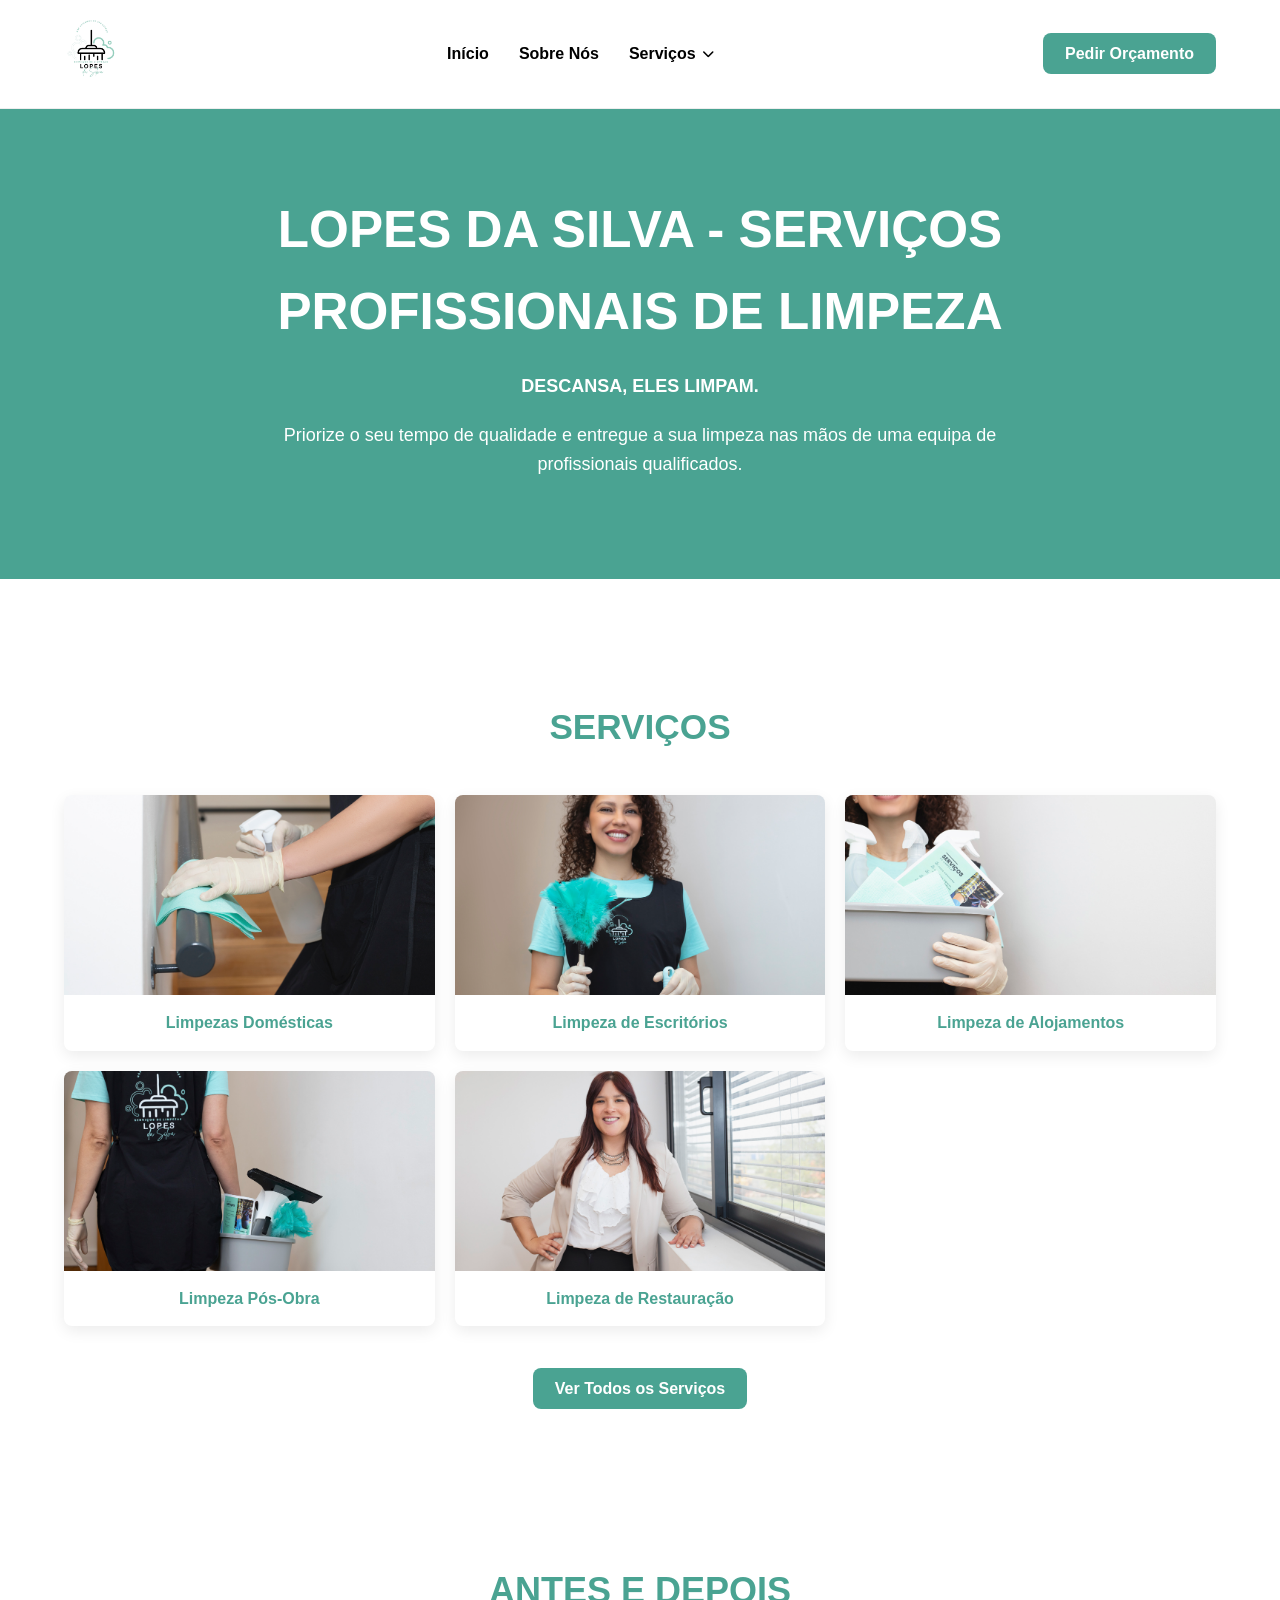
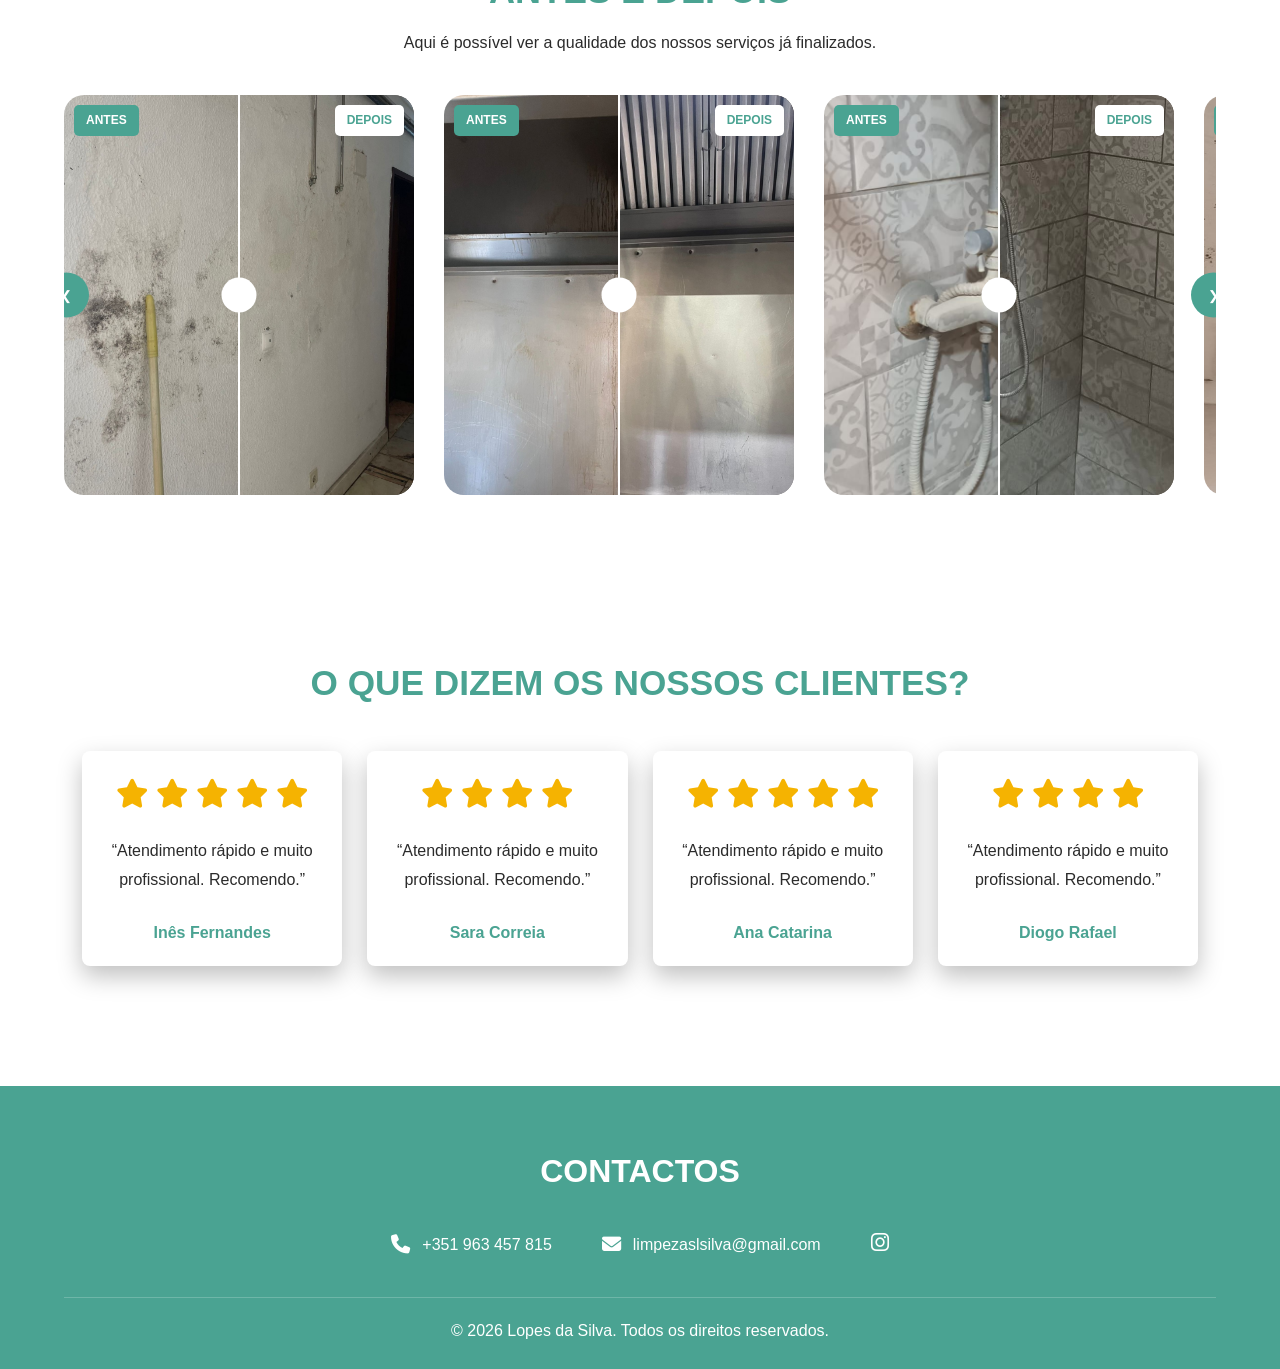
<file: index.html>
<!DOCTYPE html>
<html lang="pt">

<head>
    <meta charset="UTF-8">
    <meta name="viewport" content="width=device-width, initial-scale=1.0">
    <title>Lopes da Silva - Serviços de Limpeza</title>
    <link rel="stylesheet" href="styles.css" />
    <link rel="stylesheet" href="https://cdnjs.cloudflare.com/ajax/libs/font-awesome/6.5.0/css/all.min.css">
</head>

<body>

    <!-- ////////////////////////////////////////////////////////////////////////////////////////////////////////////////// -->
    <!-- ////////////////////////////////////////////////////////////////////////////////////////////////////////////////// -->

    <header class="header">

        <div class="container">

            <div class="header-logo">
                <img src="assets/logo1.jpeg" alt="Lopes da Silva">
            </div>

            <nav class="header-nav">

                <ul class="nav-menu">

                    <li class="nav-item"><a href="index.html">Início</a></li>

                    <li class="nav-item"><a href="sobre.html">Sobre Nós</a></li>

                    <li class="nav-item nav-dropdown">

                        <a href="servicos.html">Serviços <i class="fa-solid fa-chevron-down"></i></a>

                        <ul class="nav-dropdown-menu">

                            <li><a href="servicos.html#domestic">Limpezas Domésticas</a></li>

                            <li><a href="servicos.html#offices">Limpeza de Escritórios</a></li>

                            <li class="nav-submenu-item">

                                <a href="servicos.html#accommodations">Limpeza de Alojamentos</a>

                                <ul class="nav-submenu">

                                    <li><a href="servicos.html#accommodations">Alojamento Local</a></li>
                                    <li><a href="servicos.html#accommodations">Guest House</a></li>
                                    <li><a href="servicos.html#accommodations">Turismo Rural</a></li>

                                </ul>

                            </li>

                            <li><a href="servicos.html#post-construction">Limpezas Pós-Obra</a></li>

                            <li><a href="servicos.html#restoration">Limpeza de Restauração</a></li>

                        </ul>

                    </li>

                </ul>

            </nav>

            <div class="header-contact">
                <a href="orcamento.html" class="btn-primary">Pedir Orçamento</a>
            </div>

        </div>

    </header>

    <!-- ////////////////////////////////////////////////////////////////////////////////////////////////////////////////// -->
    <!-- ////////////////////////////////////////////////////////////////////////////////////////////////////////////////// -->

    <section class="hero">

        <div class="container">

            <div class="hero-text">

                <h1>LOPES DA SILVA - SERVIÇOS PROFISSIONAIS DE LIMPEZA</h1>

                <p><strong>DESCANSA, ELES LIMPAM.</strong></p>
                <p>
                    Priorize o seu tempo de qualidade e entregue a sua limpeza nas mãos de uma equipa de profissionais
                    qualificados.
                </p>

            </div>

        </div>

    </section>

    <!-- ////////////////////////////////////////////////////////////////////////////////////////////////////////////////// -->
    <!-- ////////////////////////////////////////////////////////////////////////////////////////////////////////////////// -->

    <section class="home-services">

        <div class="container">

            <h2 class="services-title">SERVIÇOS</h2>

            <div class="services-grid">

                <!-- ============================================================================== -->
                <!-- CARD 1 -->
                <div class="service-card">
                    <img src="assets/limpeza.jpg" alt="">
                    <p>Limpezas Domésticas</p>
                </div>

                <!-- ============================================================================== -->
                <!-- CARD 2 -->
                <div class="service-card">
                    <img src="assets/limpeza2.jpg" alt="">
                    <p>Limpeza de Escritórios</p>
                </div>

                <!-- ============================================================================== -->
                <!-- CARD 3 -->
                <div class="service-card">
                    <img src="assets/limpeza4.jpg" alt="">
                    <p>Limpeza de Alojamentos</p>
                </div>

                <!-- ============================================================================== -->
                <!-- CARD 4 -->
                <div class="service-card">
                    <img src="assets/limpeza3.jpg" alt="">
                    <p>Limpeza Pós-Obra</p>
                </div>

                <!-- ============================================================================== -->
                <!-- CARD 5 -->
                <div class="service-card">
                    <img src="assets/telmaPaiva.jpg" alt="">
                    <p>Limpeza de Restauração</p>
                </div>

            </div>

            <div class="services-btn">
                <a href="servicos.html" class="btn-primary">Ver Todos os Serviços</a>
            </div>

        </div>

    </section>

    <!-- ////////////////////////////////////////////////////////////////////////////////////////////////////////////////// -->
    <!-- ////////////////////////////////////////////////////////////////////////////////////////////////////////////////// -->

    <section class="before-after">

        <div class="container">

            <h2>ANTES E DEPOIS</h2>
            <p>Aqui é possível ver a qualidade dos nossos serviços já finalizados.</p>

            <div class="before-after-carousel">

                <button class="carousel-btn prev">&#10094;</button>

                <div class="before-after-track">

                    <!-- ============================================================================== -->
                    <!-- CARD 1 -->
                    <div class="before-after-card">
                        <img src="assets/antes1.jpeg" alt="" class="image-before">
                        <img src="assets/depois1.jpeg" alt="" class="image-after">

                        <div class="slider-line"></div>
                        <div class="slider-handle"></div>

                        <span class="label-before">ANTES</span>
                        <span class="label-after">DEPOIS</span>
                    </div>

                    <!-- ============================================================================== -->
                    <!-- CARD 2 -->
                    <div class="before-after-card">
                        <img src="assets/antes2.jpeg" alt="" class="image-before">
                        <img src="assets/depois2.jpeg" alt="" class="image-after">

                        <div class="slider-line"></div>
                        <div class="slider-handle"></div>

                        <span class="label-before">ANTES</span>
                        <span class="label-after">DEPOIS</span>
                    </div>

                    <!-- ============================================================================== -->
                    <!-- CARD 3 -->
                    <div class="before-after-card">
                        <img src="assets/antes3.jpeg" alt="" class="image-before">
                        <img src="assets/depois3.jpeg" alt="" class="image-after">

                        <div class="slider-line"></div>
                        <div class="slider-handle"></div>

                        <span class="label-before">ANTES</span>
                        <span class="label-after">DEPOIS</span>
                    </div>

                    <!-- ============================================================================== -->
                    <!-- CARD 4 -->
                    <div class="before-after-card">
                        <img src="assets/antes4.jpeg" alt="" class="image-before">
                        <img src="assets/depois4.jpeg" alt="" class="image-after">

                        <div class="slider-line"></div>
                        <div class="slider-handle"></div>

                        <span class="label-before">ANTES</span>
                        <span class="label-after">DEPOIS</span>
                    </div>

                    <!-- ============================================================================== -->
                    <!-- CARD 5 -->
                    <div class="before-after-card">
                        <img src="assets/antes4.jpeg" alt="" class="image-before">
                        <img src="assets/depois4.jpeg" alt="" class="image-after">

                        <div class="slider-line"></div>
                        <div class="slider-handle"></div>

                        <span class="label-before">ANTES</span>
                        <span class="label-after">DEPOIS</span>
                    </div>

                    <!-- ============================================================================== -->
                    <!-- CARD 6 -->
                    <div class="before-after-card">
                        <img src="assets/antes4.jpeg" alt="" class="image-before">
                        <img src="assets/depois4.jpeg" alt="" class="image-after">

                        <div class="slider-line"></div>
                        <div class="slider-handle"></div>

                        <span class="label-before">ANTES</span>
                        <span class="label-after">DEPOIS</span>
                    </div>

                </div>

                <button class="carousel-btn next">&#10095;</button>

            </div>

        </div>

    </section>

    <!-- ////////////////////////////////////////////////////////////////////////////////////////////////////////////////// -->
    <!-- ////////////////////////////////////////////////////////////////////////////////////////////////////////////////// -->

    <section class="testimonials">

        <div class="container">

            <h2>O QUE DIZEM OS NOSSOS CLIENTES?</h2>

            <div class="testimonials-grid">

                <!-- ============================================================================== -->
                <!-- CARD 1 -->
                <div class="testimonial-card">

                    <div class="testimonial-stars">
                        <i class="fas fa-star"></i>
                        <i class="fas fa-star"></i>
                        <i class="fas fa-star"></i>
                        <i class="fas fa-star"></i>
                        <i class="fas fa-star"></i>
                    </div>

                    <p class="testimonial-text">“Atendimento rápido e muito profissional. Recomendo.”</p>
                    <span class="testimonial-author">Inês Fernandes</span>

                </div>

                <!-- ============================================================================== -->
                <!-- CARD 2 -->
                <div class="testimonial-card">

                    <div class="testimonial-stars">
                        <i class="fas fa-star"></i>
                        <i class="fas fa-star"></i>
                        <i class="fas fa-star"></i>
                        <i class="fas fa-star"></i>
                    </div>

                    <p class="testimonial-text">“Atendimento rápido e muito profissional. Recomendo.”</p>
                    <span class="testimonial-author">Sara Correia</span>

                </div>

                <!-- ============================================================================== -->
                <!-- CARD 3 -->
                <div class="testimonial-card">

                    <div class="testimonial-stars">
                        <i class="fas fa-star"></i>
                        <i class="fas fa-star"></i>
                        <i class="fas fa-star"></i>
                        <i class="fas fa-star"></i>
                        <i class="fas fa-star"></i>
                    </div>

                    <p class="testimonial-text">“Atendimento rápido e muito profissional. Recomendo.”</p>
                    <span class="testimonial-author">Ana Catarina</span>

                </div>

                <!-- ============================================================================== -->
                <!-- CARD 4 -->
                <div class="testimonial-card">

                    <div class="testimonial-stars">
                        <i class="fas fa-star"></i>
                        <i class="fas fa-star"></i>
                        <i class="fas fa-star"></i>
                        <i class="fas fa-star"></i>
                    </div>

                    <p class="testimonial-text">“Atendimento rápido e muito profissional. Recomendo.”</p>
                    <span class="testimonial-author">Diogo Rafael</span>

                </div>

            </div>

        </div>

    </section>

    <!-- ////////////////////////////////////////////////////////////////////////////////////////////////////////////////// -->
    <!-- ////////////////////////////////////////////////////////////////////////////////////////////////////////////////// -->

    <section class="footer">

        <div class="container">

            <h3>CONTACTOS</h3>

            <div class="footer-contacts">

                <div class="footer-item">
                    <i class="fa-solid fa-phone"></i>
                    <a href="tel:+351963457815">+351 963 457 815</a>
                </div>

                <div class="footer-item">
                    <i class="fa-solid fa-envelope"></i>
                    <a href="mailto:limpezaslsilva@gmail.com">limpezaslsilva@gmail.com
                    </a>
                </div>

                <div class="footer-socials">
                    <a href="https://www.instagram.com/limpezas_lopes_da_silva/" target="_blank">
                        <i class="fab fa-instagram"></i>
                    </a>
                </div>

            </div>

            <div class="footer-bottom">

                <p>
                    © 2026 Lopes da Silva. Todos os direitos reservados.
                </p>

            </div>

        </div>

    </section>

    <!-- ////////////////////////////////////////////////////////////////////////////////////////////////////////////////// -->
    <!-- ////////////////////////////////////////////////////////////////////////////////////////////////////////////////// -->

    <script src="script.js"></script>

</body>

</html>
</file>
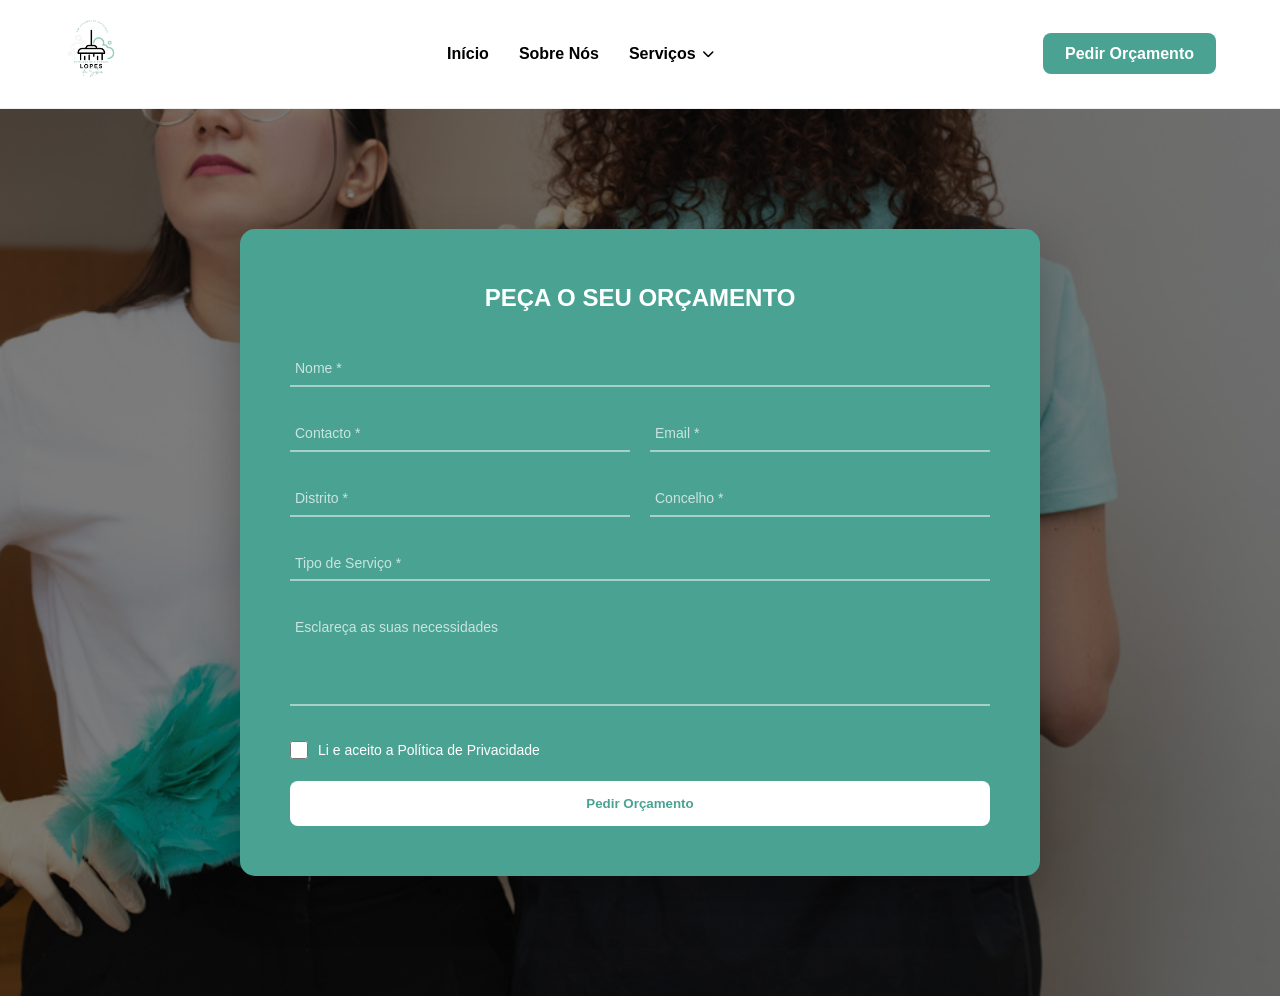
<file: orcamento.html>
<!DOCTYPE html>
<html lang="pt">

<head>
    <meta charset="UTF-8">
    <meta name="viewport" content="width=device-width, initial-scale=1.0">
    <title>Pedir Orçamento - Lopes da Silva</title>
    <link rel="stylesheet" href="styles.css">
    <link rel="stylesheet" href="https://cdnjs.cloudflare.com/ajax/libs/font-awesome/6.5.0/css/all.min.css">
</head>

<body>

    <!-- ////////////////////////////////////////////////////////////////////////////////////////////////////////////////// -->
    <!-- ////////////////////////////////////////////////////////////////////////////////////////////////////////////////// -->

    <header class="header">

        <div class="container">

            <div class="header-logo">
                <img src="assets/logo1.jpeg" alt="Lopes da Silva">
            </div>

            <nav class="header-nav">

                <ul class="nav-menu">

                    <li class="nav-item"><a href="index.html">Início</a></li>

                    <li class="nav-item"><a href="sobre.html">Sobre Nós</a></li>

                    <li class="nav-item nav-dropdown">

                        <a href="servicos.html">Serviços <i class="fa-solid fa-chevron-down"></i></a>

                        <ul class="nav-dropdown-menu">

                            <li><a href="servicos.html#domestic">Limpezas Domésticas</a></li>

                            <li><a href="servicos.html#offices">Limpeza de Escritórios</a></li>

                            <li class="nav-submenu-item">

                                <a href="servicos.html#accommodations">Limpeza de Alojamentos</a>

                                <ul class="nav-submenu">

                                    <li><a href="servicos.html#accommodations">Alojamento Local</a></li>
                                    <li><a href="servicos.html#accommodations">Guest House</a></li>
                                    <li><a href="servicos.html#accommodations">Turismo Rural</a></li>

                                </ul>

                            </li>

                            <li><a href="servicos.html#post-construction">Limpezas Pós-Obra</a></li>

                            <li><a href="servicos.html#restoration">Limpeza de Restauração</a></li>

                        </ul>

                    </li>

                </ul>

            </nav>

            <div class="header-contact">
                <a href="orcamento.html" class="btn-primary">Pedir Orçamento</a>
            </div>

        </div>

    </header>

    <!-- ////////////////////////////////////////////////////////////////////////////////////////////////////////////////// -->
    <!-- ////////////////////////////////////////////////////////////////////////////////////////////////////////////////// -->

    <section class="budget">

        <div class="budget-overlay"></div>

        <div class="container">

            <form class="form-budget" id="budgetForm">

                <h2>PEÇA O SEU ORÇAMENTO</h2>

                <div class="form-budget-group">
                    <input type="text" name="name" required>
                    <label>Nome *</label>
                </div>

                <div class="form-budget-row">

                    <div class="form-budget-group">
                        <input type="tel" name="contact" required>
                        <label>Contacto *</label>
                    </div>

                    <div class="form-budget-group">
                        <input type="email" name="email" required>
                        <label>Email *</label>
                    </div>

                </div>

                <div class="form-budget-row">

                    <div class="form-budget-group">
                        <input type="text" name="district" required>
                        <label>Distrito *</label>
                    </div>

                    <div class="form-budget-group">
                        <input type="text" name="council" required>
                        <label>Concelho *</label>
                    </div>

                </div>

                <div class="form-budget-group">

                    <select name="service" required>
                        <option value="" disabled selected></option>
                        <option>Limpezas Domésticas</option>
                        <option>Limpeza de Escritórios</option>
                        <option>Limpeza de Alojamento Local</option>
                        <option>Limpeza de Guest House</option>
                        <option>Limpeza de Turismo Rural</option>
                        <option>Limpeza Pós-Obra</option>
                        <option>Limpeza de Restauração</option>
                    </select>

                    <label>Tipo de Serviço *</label>

                </div>

                <div class="form-budget-group">
                    <textarea name="mensage" required></textarea>
                    <label>Esclareça as suas necessidades</label>
                </div>

                <div class="checkbox">
                    <input type="checkbox" required>
                    <span>Li e aceito a Política de Privacidade</span>
                </div>

                <button type="submit" class="btn-enviar">
                    Pedir Orçamento
                </button>

            </form>

        </div>

    </section>

    <!-- ////////////////////////////////////////////////////////////////////////////////////////////////////////////////// -->
    <!-- ////////////////////////////////////////////////////////////////////////////////////////////////////////////////// -->

    <script src="script.js"></script>

</body>

</html>
</file>
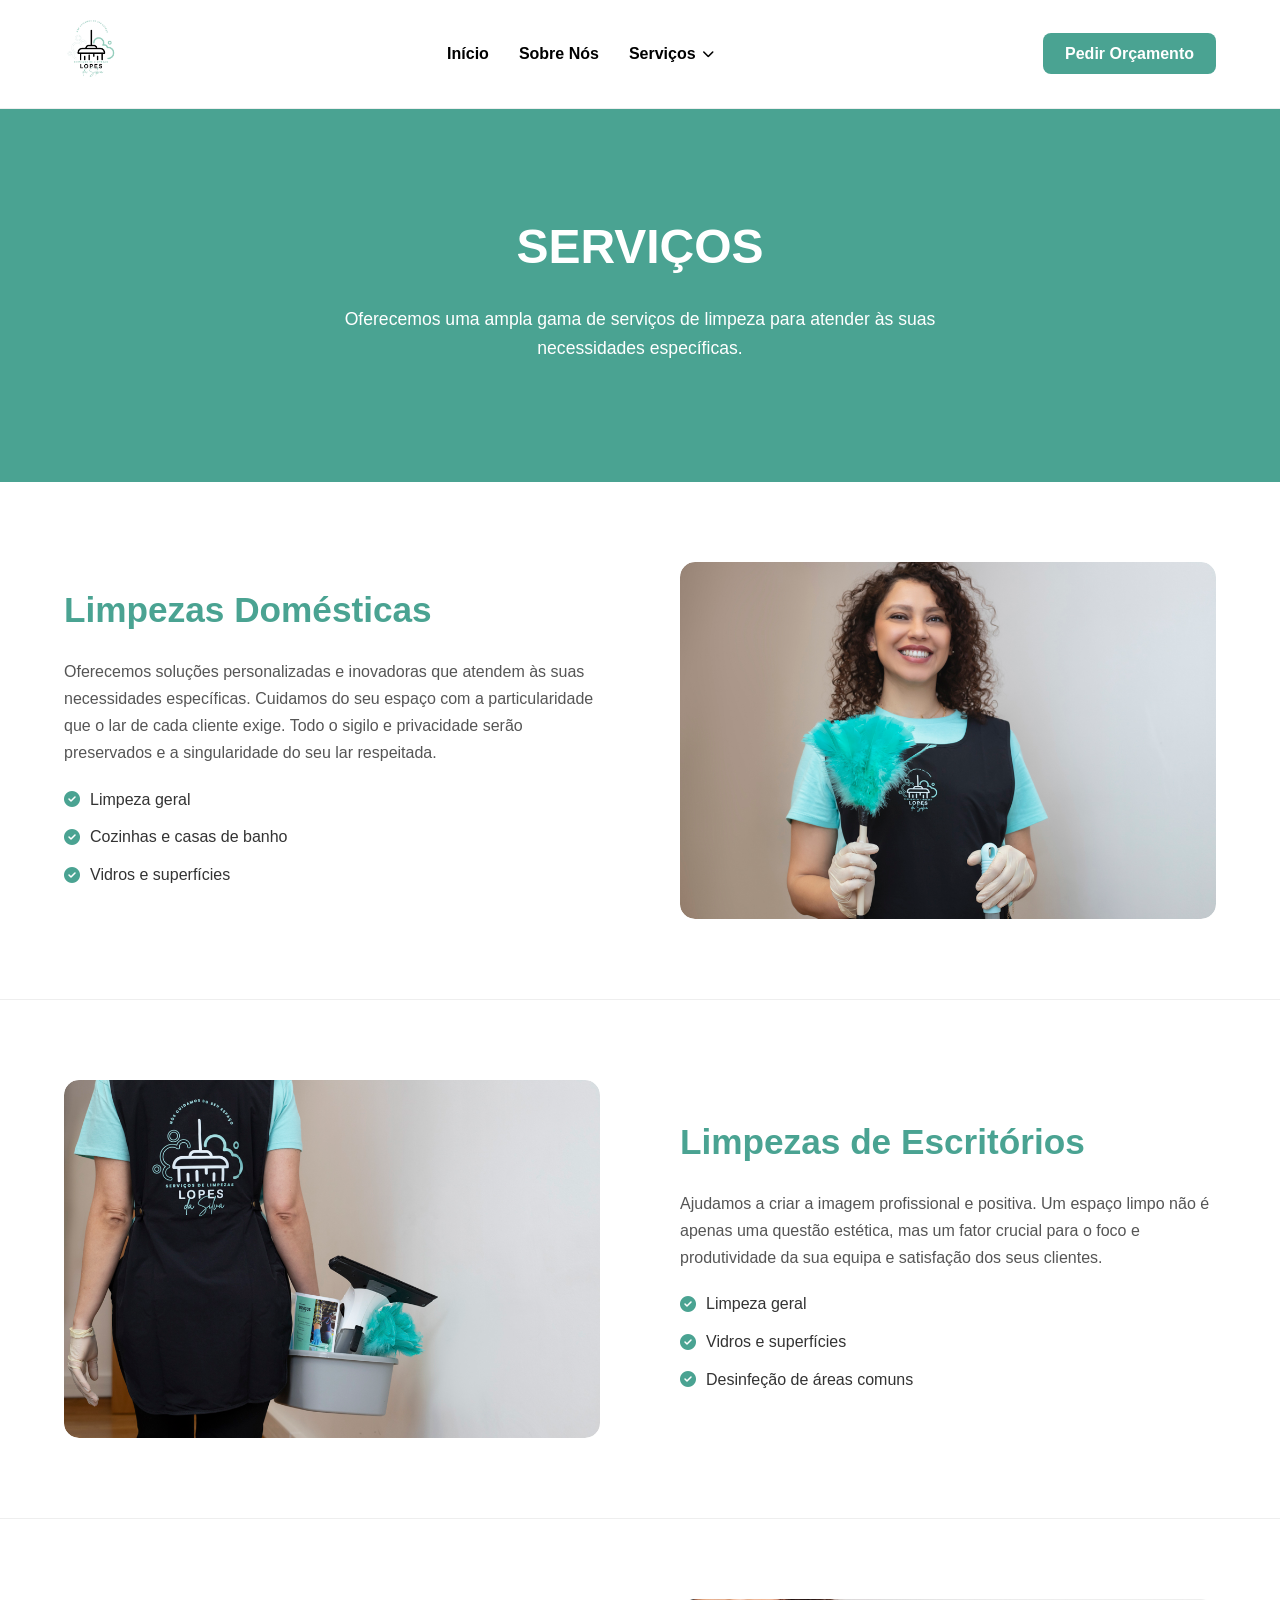
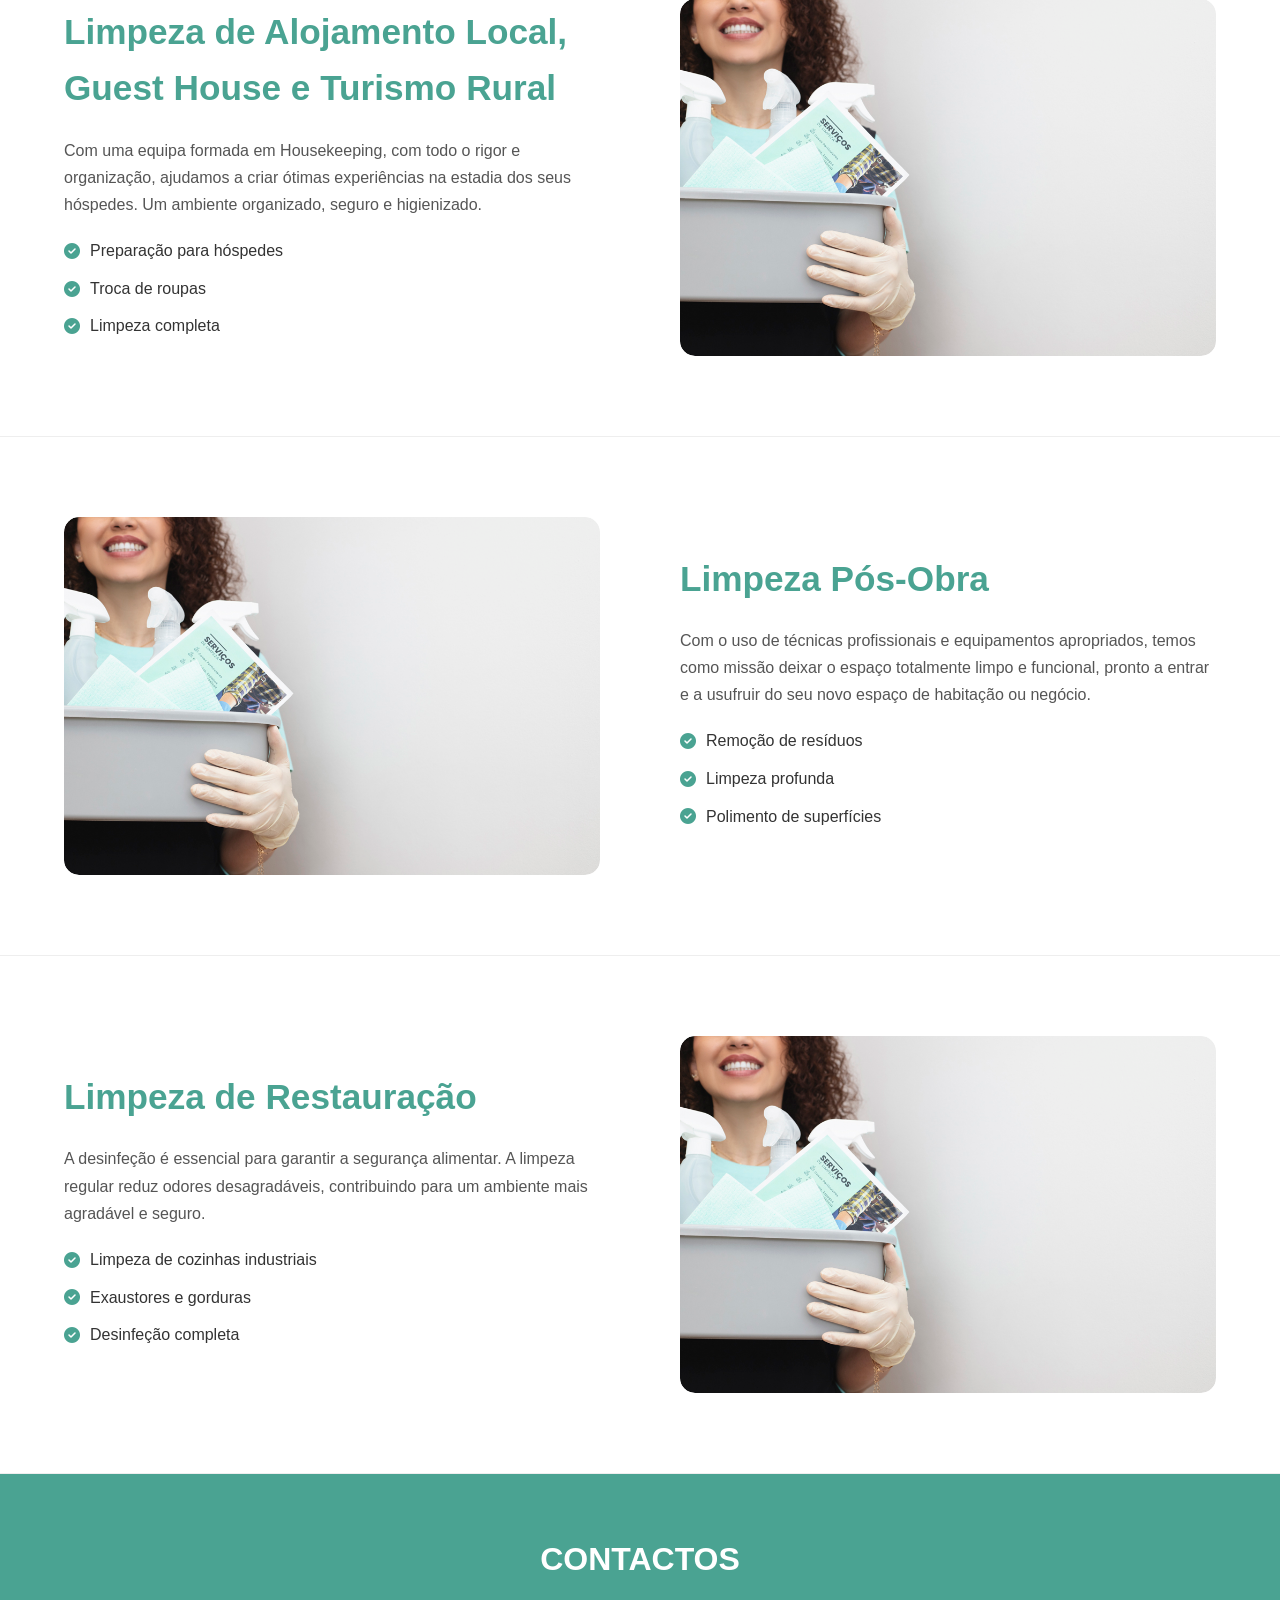
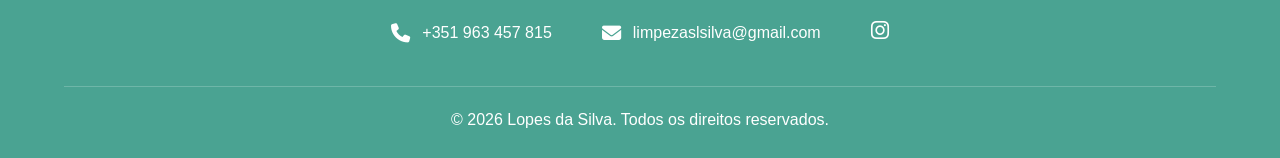
<file: servicos.html>
<!DOCTYPE html>
<html lang="pt">

<head>
    <meta charset="UTF-8">
    <meta name="viewport" content="width=device-width, initial-scale=1.0">
    <title>Serviços - Lopes da Silva</title>
    <link rel="stylesheet" href="styles.css">
    <link rel="stylesheet" href="https://cdnjs.cloudflare.com/ajax/libs/font-awesome/6.5.0/css/all.min.css">
</head>

<body>

    <!-- ////////////////////////////////////////////////////////////////////////////////////////////////////////////////// -->
    <!-- ////////////////////////////////////////////////////////////////////////////////////////////////////////////////// -->

    <header class="header">

        <div class="container">

            <div class="header-logo">
                <img src="assets/logo1.jpeg" alt="Lopes da Silva">
            </div>

            <nav class="header-nav">

                <ul class="nav-menu">

                    <li class="nav-item">
                        <a href="index.html">Início</a>
                    </li>

                    <li class="nav-item">
                        <a href="sobre.html">Sobre Nós</a>
                    </li>

                    <li class="nav-item nav-dropdown">

                        <a href="servicos.html">Serviços <i class="fa-solid fa-chevron-down"></i></a>

                        <ul class="nav-dropdown-menu">

                            <li>
                                <a href="servicos.html#domestic">Limpezas Domésticas</a>
                            </li>

                            <li>
                                <a href="servicos.html#offices">Limpeza de Escritórios</a>
                            </li>

                            <li class="nav-submenu-item">

                                <a href="servicos.html#accommodations">Limpeza de Alojamentos</a>

                                <ul class="nav-submenu">

                                    <li>
                                        <a href="servicos.html#accommodations">Alojamento Local</a>
                                    </li>

                                    <li>
                                        <a href="servicos.html#accommodations">Guest House</a>
                                    </li>

                                    <li>
                                        <a href="servicos.html#accommodations">Turismo Rural</a>
                                    </li>

                                </ul>

                            </li>

                            <li>
                                <a href="servicos.html#post-construction">Limpezas Pós-Obra</a>
                            </li>

                            <li>
                                <a href="servicos.html#restoration">Limpeza de Restauração</a>
                            </li>

                        </ul>

                    </li>

                </ul>

            </nav>

            <div class="header-contact">
                <a href="orcamento.html" class="btn-primary">Pedir Orçamento</a>
            </div>

        </div>

    </header>

    <!-- ////////////////////////////////////////////////////////////////////////////////////////////////////////////////// -->
    <!-- ////////////////////////////////////////////////////////////////////////////////////////////////////////////////// -->

    <section class="services-hero">

        <div class="container">

            <div class="hero-text">

                <h1>SERVIÇOS</h1>
                <p>
                    Oferecemos uma ampla gama de serviços de limpeza para atender às suas necessidades específicas.
                </p>

            </div>

        </div>

    </section>

    <!-- ////////////////////////////////////////////////////////////////////////////////////////////////////////////////// -->
    <!-- ////////////////////////////////////////////////////////////////////////////////////////////////////////////////// -->

    <!-- ============================================================================== -->
    <!-- CARD 1 - SERVIÇOS DE LIMPEZAS DOMÉSTICAS -->
    <section class="service-section" id="domestic">

        <div class="container">

            <div class="service-text">

                <h2>Limpezas Domésticas</h2>
                <p>
                    Oferecemos soluções personalizadas e inovadoras que atendem às suas necessidades específicas.
                    Cuidamos do seu espaço com a particularidade que o lar de cada cliente exige.
                    Todo o sigilo e privacidade serão preservados e a singularidade do seu lar respeitada.
                </p>

                <ul>
                    <li><i class="fa-solid fa-circle-check"></i> Limpeza geral</li>
                    <li><i class="fa-solid fa-circle-check"></i> Cozinhas e casas de banho</li>
                    <li><i class="fa-solid fa-circle-check"></i> Vidros e superfícies</li>
                </ul>

            </div>

            <div class="service-animation">
                <img src="assets/limpeza2.jpg" alt="">

                <div class="cta-overlay">
                    <p>Peça já o seu orçamento sem compromisso</p>
                    <a href="orcamento.html" class="btn-primary">Entrar em contacto</a>
                </div>
            </div>

        </div>

    </section>

    <!-- ////////////////////////////////////////////////////////////////////////////////////////////////////////////////// -->
    <!-- ////////////////////////////////////////////////////////////////////////////////////////////////////////////////// -->

    <!-- ============================================================================== -->
    <!-- CARD 2 - SERVIÇOS DE LIMPEZAS DE ESCRITÓRIOS -->
    <section class="service-section reverse" id="offices">

        <div class="container">

            <div class="service-text">

                <h2>Limpezas de Escritórios</h2>
                <p>
                    Ajudamos a criar a imagem profissional e positiva.
                    Um espaço limpo não é apenas uma questão estética, mas um fator crucial para o foco e produtividade
                    da sua equipa e satisfação dos seus clientes.
                </p>

                <ul>
                    <li><i class="fa-solid fa-circle-check"></i> Limpeza geral</li>
                    <li><i class="fa-solid fa-circle-check"></i> Vidros e superfícies</li>
                    <li><i class="fa-solid fa-circle-check"></i> Desinfeção de áreas comuns</li>
                </ul>

            </div>

            <div class="service-animation">
                <img src="assets/limpeza3.jpg" alt="">

                <div class="cta-overlay">
                    <p>Peça já o seu orçamento sem compromisso</p>
                    <a href="orcamento.html" class="btn-primary">Entrar em contacto</a>
                </div>
            </div>

        </div>

    </section>

    <!-- ////////////////////////////////////////////////////////////////////////////////////////////////////////////////// -->
    <!-- ////////////////////////////////////////////////////////////////////////////////////////////////////////////////// -->

    <!-- ============================================================================== -->
    <!-- CARD 3 - SERVIÇOS DE LIMPEZAS DE ALOJAMENTOS -->
    <section class="service-section" id="accommodations">

        <div class="container">

            <div class="service-text">

                <h2>Limpeza de Alojamento Local, Guest House e Turismo Rural</h2>
                <p>
                    Com uma equipa formada em Housekeeping, com todo o rigor e organização,
                    ajudamos a criar ótimas experiências na estadia dos seus hóspedes. Um ambiente organizado, seguro e
                    higienizado.
                </p>

                <ul>
                    <li><i class="fa-solid fa-circle-check"></i> Preparação para hóspedes</li>
                    <li><i class="fa-solid fa-circle-check"></i> Troca de roupas</li>
                    <li><i class="fa-solid fa-circle-check"></i>Limpeza completa</li>
                </ul>

            </div>

            <div class="service-animation">
                <img src="assets/limpeza4.jpg" alt="">

                <div class="cta-overlay">
                    <p>Peça já o seu orçamento sem compromisso</p>
                    <a href="orcamento.html" class="btn-primary">Entrar em contacto</a>
                </div>
            </div>

        </div>

    </section>

    <!-- ////////////////////////////////////////////////////////////////////////////////////////////////////////////////// -->
    <!-- ////////////////////////////////////////////////////////////////////////////////////////////////////////////////// -->

    <!-- ============================================================================== -->
    <!-- CARD 4 - SERVIÇOS DE LIMPEZAS PÓS-OBRA -->
    <section class="service-section reverse" id="post-construction">

        <div class="container">

            <div class="service-text">

                <h2>Limpeza Pós-Obra</h2>
                <p>
                    Com o uso de técnicas profissionais e equipamentos apropriados,
                    temos como missão deixar o espaço totalmente limpo e funcional,
                    pronto a entrar e a usufruir do seu novo espaço de habitação ou negócio.
                </p>

                <ul>
                    <li><i class="fa-solid fa-circle-check"></i> Remoção de resíduos</li>
                    <li><i class="fa-solid fa-circle-check"></i> Limpeza profunda</li>
                    <li><i class="fa-solid fa-circle-check"></i> Polimento de superfícies</li>
                </ul>

            </div>

            <div class="service-animation">
                <img src="assets/limpeza4.jpg" alt="">

                <div class="cta-overlay">
                    <p>Peça já o seu orçamento sem compromisso</p>
                    <a href="orcamento.html" class="btn-primary">Entrar em contacto</a>
                </div>
            </div>

        </div>

    </section>

    <!-- ////////////////////////////////////////////////////////////////////////////////////////////////////////////////// -->
    <!-- ////////////////////////////////////////////////////////////////////////////////////////////////////////////////// -->

    <!-- ============================================================================== -->
    <!-- CARD 5 - SERVIÇOS DE LIMPEZAS DE RESTAURAÇÃO -->
    <section class="service-section" id="restoration">

        <div class="container">

            <div class="service-text">

                <h2>Limpeza de Restauração</h2>
                <p>
                    A desinfeção é essencial para garantir a segurança alimentar.
                    A limpeza regular reduz odores desagradáveis, contribuindo para um ambiente mais agradável e seguro.
                </p>

                <ul>
                    <li><i class="fa-solid fa-circle-check"></i> Limpeza de cozinhas industriais</li>
                    <li><i class="fa-solid fa-circle-check"></i> Exaustores e gorduras</li>
                    <li><i class="fa-solid fa-circle-check"></i> Desinfeção completa</li>
                </ul>

            </div>

            <div class="service-animation">
                <img src="assets/limpeza4.jpg" alt="">

                <div class="cta-overlay">
                    <p>Peça já o seu orçamento sem compromisso</p>
                    <a href="orcamento.html" class="btn-primary">Entrar em contacto</a>
                </div>
            </div>

        </div>

    </section>

    <!-- ////////////////////////////////////////////////////////////////////////////////////////////////////////////////// -->
    <!-- ////////////////////////////////////////////////////////////////////////////////////////////////////////////////// -->

    <section class="footer">

        <div class="container">

            <h3>CONTACTOS</h3>

            <div class="footer-contacts">

                <div class="footer-item">
                    <i class="fa-solid fa-phone"></i>
                    <a href="tel:+351963457815">+351 963 457 815</a>
                </div>

                <div class="footer-item">
                    <i class="fa-solid fa-envelope"></i>
                    <a href="mailto:limpezaslsilva@gmail.com">limpezaslsilva@gmail.com
                    </a>
                </div>

                <div class="footer-socials">
                    <a href="https://www.instagram.com/limpezas_lopes_da_silva/" target="_blank">
                        <i class="fab fa-instagram"></i>
                    </a>
                </div>

            </div>

            <div class="footer-bottom">

                <p>
                    © 2026 Lopes da Silva. Todos os direitos reservados.
                </p>

            </div>

        </div>

    </section>

    <!-- ////////////////////////////////////////////////////////////////////////////////////////////////////////////////// -->
    <!-- ////////////////////////////////////////////////////////////////////////////////////////////////////////////////// -->

    <script src="script.js"></script>

</body>

</html>
</file>
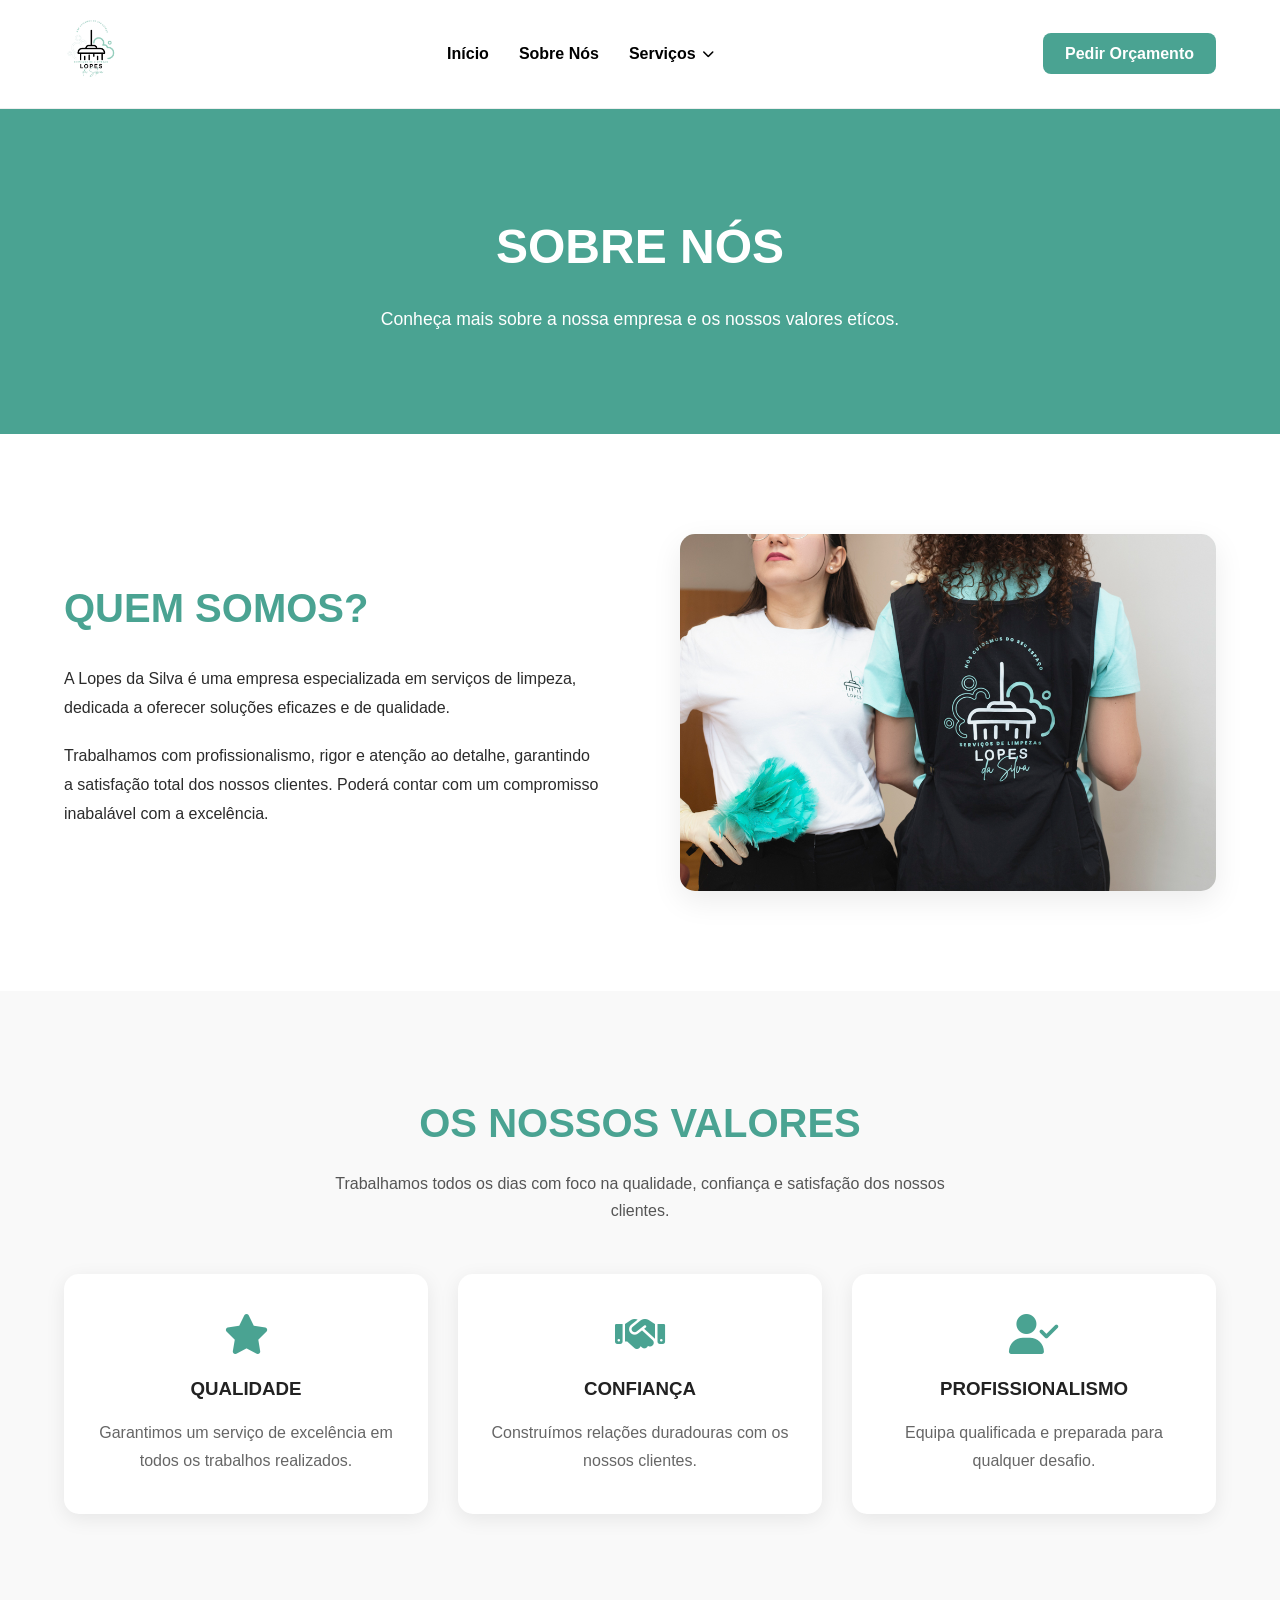
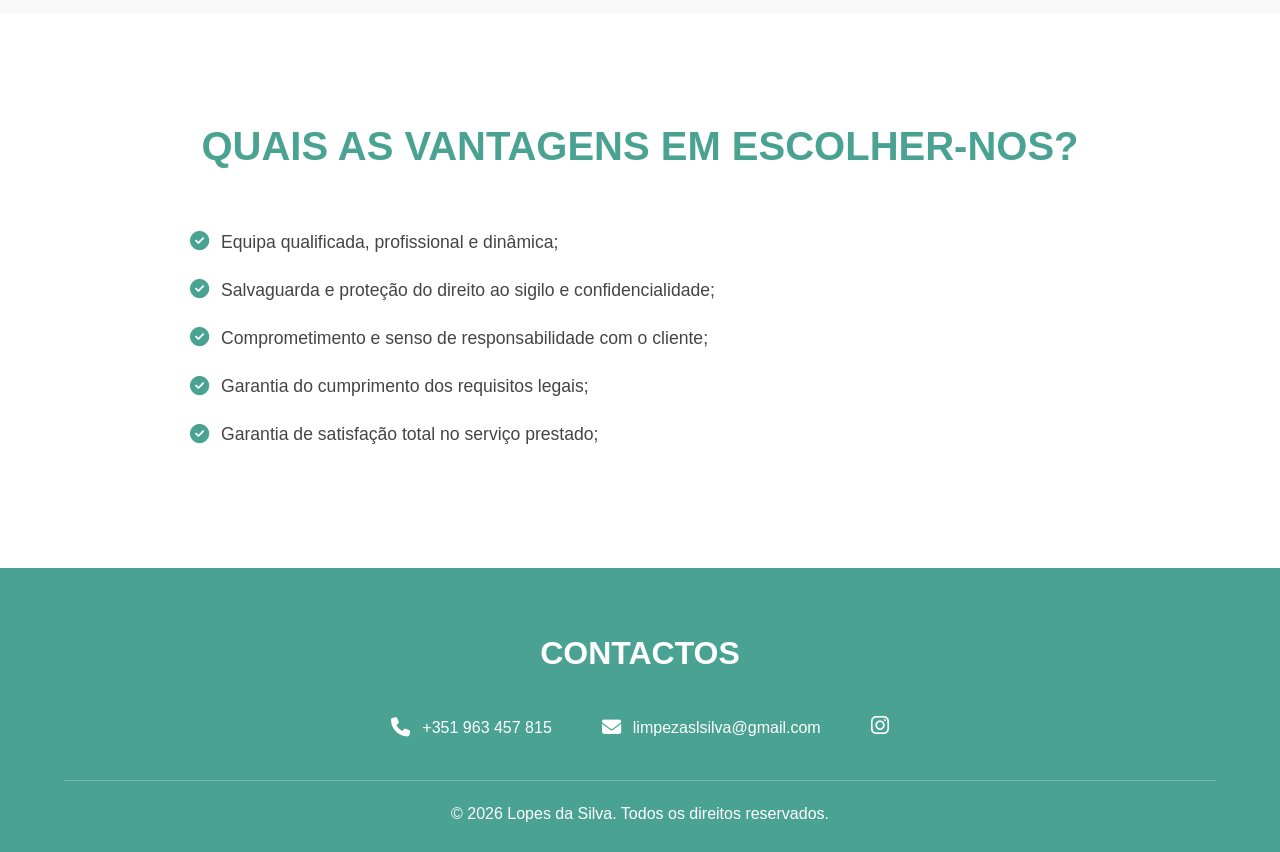
<file: sobre.html>
<!DOCTYPE html>
<html lang="pt">

<head>
    <meta charset="UTF-8">
    <meta name="viewport" content="width=device-width, initial-scale=1.0">
    <title>Sobre Nós - Lopes da Silva</title>
    <link rel="stylesheet" href="styles.css">
    <link rel="stylesheet" href="https://cdnjs.cloudflare.com/ajax/libs/font-awesome/6.5.0/css/all.min.css">
</head>

<body>

    <!-- ////////////////////////////////////////////////////////////////////////////////////////////////////////////////// -->
    <!-- ////////////////////////////////////////////////////////////////////////////////////////////////////////////////// -->

    <header class="header">

        <div class="container">

            <div class="header-logo">
                <img src="assets/logo1.jpeg" alt="Lopes da Silva">
            </div>

            <nav class="header-nav">

                <ul class="nav-menu">

                    <li class="nav-item"><a href="index.html">Início</a></li>

                    <li class="nav-item"><a href="sobre.html">Sobre Nós</a></li>

                    <li class="nav-item nav-dropdown">

                        <a href="servicos.html">Serviços <i class="fa-solid fa-chevron-down"></i></a>

                        <ul class="nav-dropdown-menu">

                            <li><a href="servicos.html#domestic">Limpezas Domésticas</a></li>

                            <li><a href="servicos.html#offices">Limpeza de Escritórios</a></li>

                            <li class="nav-submenu-item">

                                <a href="servicos.html#accommodations">Limpeza de Alojamentos</a>

                                <ul class="nav-submenu">

                                    <li><a href="servicos.html#accommodations">Alojamento Local</a></li>
                                    <li><a href="servicos.html#accommodations">Guest House</a></li>
                                    <li><a href="servicos.html#accommodations">Turismo Rural</a></li>

                                </ul>

                            </li>

                            <li><a href="servicos.html#post-construction">Limpezas Pós-Obra</a></li>

                            <li><a href="servicos.html#restoration">Limpeza de Restauração</a></li>

                        </ul>

                    </li>

                </ul>

            </nav>

            <div class="header-contact">
                <a href="orcamento.html" class="btn-primary">Pedir Orçamento</a>
            </div>

        </div>

    </header>

    <!-- ////////////////////////////////////////////////////////////////////////////////////////////////////////////////// -->
    <!-- ////////////////////////////////////////////////////////////////////////////////////////////////////////////////// -->

    <section class="about-us-hero">

        <div class="container">

            <div class="about-text">

                <h1>SOBRE NÓS</h1>
                <p>
                    Conheça mais sobre a nossa empresa e os nossos valores etícos.
                </p>

            </div>

        </div>

    </section>

    <!-- ////////////////////////////////////////////////////////////////////////////////////////////////////////////////// -->
    <!-- ////////////////////////////////////////////////////////////////////////////////////////////////////////////////// -->

    <section class="about-us">

        <div class="container">

            <div class="about-grid">

                <div class="about-us-text">
                    <h2>QUEM SOMOS?</h2>

                    <p>
                        A Lopes da Silva é uma empresa especializada em serviços de limpeza,
                        dedicada a oferecer soluções eficazes e de qualidade.
                    </p>

                    <p>
                        Trabalhamos com profissionalismo, rigor e atenção ao detalhe,
                        garantindo a satisfação total dos nossos clientes.
                        Poderá contar com um compromisso inabalável com a excelência.
                    </p>
                </div>

                <div class="about-us-image">
                    <img src="assets/equipa.jpg" alt="Equipa de limpeza">
                </div>

            </div>

        </div>

    </section>

    <!-- ////////////////////////////////////////////////////////////////////////////////////////////////////////////////// -->
    <!-- ////////////////////////////////////////////////////////////////////////////////////////////////////////////////// -->

    <section class="values">

        <div class="container">

            <h2>OS NOSSOS VALORES</h2>

            <p class="values-desc">
                Trabalhamos todos os dias com foco na qualidade, confiança e satisfação dos nossos clientes.
            </p>

            <div class="values-grid">

                <div class="value">
                    <i class="fa-solid fa-star"></i>
                    <h3>QUALIDADE</h3>
                    <p>Garantimos um serviço de excelência em todos os trabalhos realizados.</p>
                </div>

                <div class="value">
                    <i class="fa-solid fa-handshake"></i>
                    <h3>CONFIANÇA</h3>
                    <p>Construímos relações duradouras com os nossos clientes.</p>
                </div>

                <div class="value">
                    <i class="fa-solid fa-user-check"></i>
                    <h3>PROFISSIONALISMO</h3>
                    <p>Equipa qualificada e preparada para qualquer desafio.</p>
                </div>

            </div>

        </div>

    </section>

    <!-- ////////////////////////////////////////////////////////////////////////////////////////////////////////////////// -->
    <!-- ////////////////////////////////////////////////////////////////////////////////////////////////////////////////// -->

    <section class="advantages">

        <div class="container">

            <h2>QUAIS AS VANTAGENS EM ESCOLHER-NOS?</h2>

            <ul>
                <li><i class="fa-solid fa-circle-check"></i> Equipa qualificada, profissional e dinâmica;</li>
                <li><i class="fa-solid fa-circle-check"></i> Salvaguarda e proteção do direito ao sigilo e confidencialidade;</li>
                <li><i class="fa-solid fa-circle-check"></i> Comprometimento e senso de responsabilidade com o cliente;</li>
                <li><i class="fa-solid fa-circle-check"></i> Garantia do cumprimento dos requisitos legais;</li>
                <li><i class="fa-solid fa-circle-check"></i> Garantia de satisfação total no serviço prestado;</li>
            </ul>

        </div>

    </section>

    <!-- ////////////////////////////////////////////////////////////////////////////////////////////////////////////////// -->
    <!-- ////////////////////////////////////////////////////////////////////////////////////////////////////////////////// -->

    <section class="footer">

        <div class="container">

            <h3>CONTACTOS</h3>

            <div class="footer-contacts">

                <div class="footer-item">
                    <i class="fa-solid fa-phone"></i>
                    <a href="tel:+351963457815">+351 963 457 815</a>
                </div>

                <div class="footer-item">
                    <i class="fa-solid fa-envelope"></i>
                    <a href="mailto:limpezaslsilva@gmail.com">limpezaslsilva@gmail.com
                    </a>
                </div>

                <div class="footer-socials">
                    <a href="https://www.instagram.com/limpezas_lopes_da_silva/" target="_blank">
                        <i class="fab fa-instagram"></i>
                    </a>
                </div>

            </div>

            <div class="footer-bottom">

                <p>
                    © 2026 Lopes da Silva. Todos os direitos reservados.
                </p>

            </div>

        </div>

    </section>

    <!-- ////////////////////////////////////////////////////////////////////////////////////////////////////////////////// -->
    <!-- ////////////////////////////////////////////////////////////////////////////////////////////////////////////////// -->

    <script src="script.js"></script>
    
</body>

</html>
</file>
<file: styles.css>
/* ====================================
   CONFIGURAÇÕES & COMPONENTES GERAIS
======================================= */
:root {
  --primary: #4aa392;
  --light: white;
  --dark: #2b2b2b;
}

* {
  margin: 0;
  padding: 0;
  box-sizing: border-box;
  font-family: Garamond, Helvetica, sans-serif;
}

html {
  scroll-behavior: smooth;
}

body {
  background: var(--light);
  color: var(--dark);
  line-height: 1.6;
}

.container {
  width: 90%;
  max-width: 1200px;
  margin: auto;
}

/* BOTÕES DO WEBSITE */
.btn-primary,
.btn-secondary {
  padding: 12px 22px;
  border-radius: 8px;
  text-decoration: none;
  font-weight: 600;
  transition: 0.3s;
}

.btn-primary {
  background: var(--primary);
  color: var(--light);
}

.btn-primary:hover {
  background: var(--primary);
}

.btn-secondary {
  background: var(--light);
  color: var(--primary);
}

.btn-secondary:hover {
  background: var(--light);
}


/* ============================================================================================================================= */
/* ============================================================================================================================= */

/* ========================================================================================================
   HEADER - BARRA DE NAVEGAÇÃO - TODAS AS PÁGINAS (index.html; servicos.html; sobre.html; orcamento.html) 
=========================================================================================================== */
.header {
  background: var(--light);
  border-bottom: 1px solid #eee;
  padding: 15px 0;
  position: sticky;
  top: 0;
  z-index: 1000;
}

.header .container {
  display: flex;
  align-items: center;
  justify-content: space-between;
}

.header-logo img {
  height: 70px;
}

.header-nav {
  display: flex;
  justify-content: center;
}

.nav-menu {
  display: flex;
  align-items: center;
  gap: 30px;
  list-style: none;
  margin: 0;
  padding: 0;
}

.nav-item {
  position: relative;
}

.nav-item a {
  display: flex;
  align-items: center;
  gap: 6px;
  text-decoration: none;
  color: #000;
  font-size: 16px;
  font-weight: 600;
  transition: 0.3s ease;
}

.nav-item a:hover {
  color: var(--primary);
}

.nav-dropdown-menu {
  position: absolute;
  top: 100%;
  left: 0;
  display: none;
  flex-direction: column;
  min-width: 250px;
  background: #fff;
  border-radius: 10px;
  box-shadow: 0 8px 20px rgba(0, 0, 0, 0.1);
  padding: 10px 0;
  list-style: none;
  z-index: 999;
}

.nav-dropdown:hover .nav-dropdown-menu {
  display: flex;
}

.nav-dropdown-menu li {
  width: 100%;
}

.nav-dropdown-menu a {
  display: block;
  padding: 10px 15px;
  color: #000;
}

.nav-dropdown-menu a:hover {
  background: #f5f5f5;
}

.nav-submenu-item {
  position: relative;
}

.nav-submenu {
  position: absolute;
  top: 0;
  left: 100%;
  display: none;
  flex-direction: column;
  min-width: 220px;
  background: #fff;
  border-radius: 10px;
  box-shadow: 0 8px 20px rgba(0, 0, 0, 0.1);
  padding: 10px 0;
  list-style: none;
}

.nav-submenu-item:hover .nav-submenu {
  display: flex;
}

.nav-submenu a {
  padding: 10px 15px;
}

/* ÍCONES */
.nav-item i {
  font-size: 12px;
  transition: 0.3s ease;
}

.nav-dropdown:hover>a i {
  transform: rotate(180deg);
}


/* ============================================================================================================================= */
/* ============================================================================================================================= */

/* =======================================
    HERO - PÁGINA PRINCIPAL (index.html)
========================================== */
.hero {
  padding: 80px 0;
  background: var(--primary);
  text-align: center;
}

.hero .container {
  display: flex;
  justify-content: center;
}

.hero-text {
  max-width: 800px;
}

.hero-text h1 {
  font-size: 3.2rem;
  color: var(--light);
  margin-bottom: 20px;
}

.hero-text p {
  font-size: 18px;
  color: var(--light);
  margin-bottom: 20px;
  line-height: 1.6;
}


/* ============================================================================================================================= */
/* ============================================================================================================================= */

/* ===========================================
    SERVIÇOS - PÁGINA PRINCIPAL (index.html)
============================================== */
.home-services {
  margin-top: 40px;
  padding: 80px 0;
}

.services-title {
  text-align: center;
  font-size: 2.2rem;
  margin-bottom: 40px;
  color: var(--primary);
}

.services-grid {
  display: grid;
  grid-template-columns: repeat(3, 1fr);
  gap: 20px;
}

.service-card {
  display: block;
  text-decoration: none;
  background: var(--light);
  color: var(--primary);
  border-radius: 8px;
  overflow: hidden;
  box-shadow: 0 5px 15px rgba(0, 0, 0, 0.08);
  transition: 0.3s;
}

.service-card:hover {
  transform: translateY(-5px);
}

.service-card img {
  width: 100%;
  height: 200px;
  object-fit: cover;
  display: block;
}

.service-card p {
  padding: 15px;
  font-weight: 600;
  text-align: center;
}

.services-btn {
  text-align: center;
  margin-top: 50px;
}


/* ============================================================================================================================= */
/* ============================================================================================================================= */

/* ================================================
    ANTES E DEPOIS - PÁGINA PRINCIPAL (index.html)
=================================================== */
.before-after {
  padding: 80px 0;
  background: var(--light);
  text-align: center;
}

.before-after h2 {
  font-size: 36px;
  margin-bottom: 10px;
  color: var(--primary);
}

.before-after p {
  margin-bottom: 40px;
  color: var(--dark);
}

.before-after-carousel {
  position: relative;
  overflow: hidden;
}

.before-after-track {
  display: flex;
  gap: 30px;
  transition: transform 0.5s ease;
}

.before-after-card {
  position: relative;
  width: 350px;
  height: 400px;
  flex-shrink: 0;
  overflow: hidden;
  border-radius: 20px;
}

.before-after-card img {
  position: absolute;
  inset: 0;
  width: 100%;
  height: 100%;
  object-fit: cover;
}

.image-before {
  z-index: 1;
}

.image-after {
  z-index: 2;
  clip-path: inset(0 0 0 50%);
}

.slider-line {
  position: absolute;
  top: 0;
  bottom: 0;
  left: 50%;
  width: 2px;
  background: var(--light);
  transform: translateX(-50%);
  z-index: 3;
}

.slider-handle {
  position: absolute;
  top: 50%;
  left: 50%;
  width: 35px;
  height: 35px;
  border-radius: 50%;
  background: var(--light);
  transform: translate(-50%, -50%);
  cursor: ew-resize;
  z-index: 4;
}

.label-before,
.label-after {
  position: absolute;
  top: 10px;
  padding: 6px 12px;
  font-size: 12px;
  font-weight: bold;
  border-radius: 5px;
  z-index: 5;
}

.label-before {
  left: 10px;
  background: var(--primary);
  color: var(--light);
}

.label-after {
  right: 10px;
  background: var(--light);
  color: var(--primary);
}

.carousel-btn {
  position: absolute;
  top: 50%;
  width: 45px;
  height: 45px;
  border: none;
  border-radius: 50%;
  background: var(--primary);
  color: var(--light);
  cursor: pointer;
  transform: translateY(-50%);
  z-index: 10;
  transition: 0.3s;
}

.carousel-btn:hover {
  opacity: 0.9;
}

.carousel-btn.prev {
  left: -20px;
}

.carousel-btn.next {
  right: -20px;
}


/* ============================================================================================================================= */
/* ============================================================================================================================= */

/* ==============================================
    TESTEMUNHOS - PÁGINA PRINCIPAL (index.html)
================================================= */
.testimonials {
  padding: 80px 20px;
  background: var(--light);
  text-align: center;
}

.testimonials h2 {
  margin-bottom: 40px;
  font-size: 2.2rem;
  color: var(--primary);
}

.testimonials-grid {
  display: grid;
  grid-template-columns: repeat(auto-fit, minmax(240px, 1fr));
  gap: 25px;
  margin-bottom: 40px;
}

.testimonial-card {
  background: var(--light);
  padding: 20px;
  border-radius: 8px;
  box-shadow: 0 10px 25px rgba(0, 0, 0, 0.252);
  transition: 0.3s ease;
  position: relative;
}

.testimonial-card:hover {
  transform: translateY(-5px);
}

.testimonial-card .testimonial-text {
  line-height: 1.8;
  margin-bottom: 25px;
  color: var(--dark);
}

.testimonial-card .testimonial-author {
  color: var(--primary);
  font-weight: 600;
}

.testimonial-stars {
  color: #f5b301;
  font-size: 1.8rem;
  margin-bottom: 20px;
}


/* ============================================================================================================================= */
/* ============================================================================================================================= */

/* ===================================================================================
   RODAPÉ - TODAS AS PÁGINAS (index.html; servicos.html; sobre.html; orcamento.html) 
====================================================================================== */
.footer {
  background: var(--primary);
  color: var(--light);
  padding: 60px 0 25px;
}

.footer h3 {
  text-align: center;
  font-size: 2rem;
  margin-bottom: 35px;
}

.footer-contacts {
  display: flex;
  justify-content: center;
  align-items: center;
  gap: 50px;
  flex-wrap: wrap;
  margin-bottom: 40px;
}

.footer-item {
  display: flex;
  align-items: center;
  gap: 12px;
  font-size: 1rem;
}

.footer-item i {
  font-size: 1.2rem;
}

.footer-item a {
  color: var(--light);
  text-decoration: none;
}

.footer-item a:hover {
  text-decoration: underline;
}

.footer-socials i {
  font-size: 1.3rem;
  color: var(--light);
}

.footer-bottom {
  border-top: 1px solid rgba(255, 255, 255, .2);
  padding-top: 20px;
  text-align: center;
}

.footer-bottom p {
  margin: 0;
  font-size: 1.0rem;
}


/* ============================================================================================================================= */
/* ============================================================================================================================= */

/* ========================
   SOBRE NÓS (sobre.html) 
=========================== */
.about-us-hero {
  padding: 100px 0;
  background: var(--primary);
  text-align: center;
}

.about-us-hero .about-us-text {
  max-width: 700px;
  margin: 0 auto;
}

.about-us-hero .about-text h1 {
  font-size: 3rem;
  color: var(--light);
  margin-bottom: 20px;
}

.about-us-hero .about-text p {
  font-size: 1.1rem;
  color: var(--light);
  line-height: 1.6;
}

.about-us {
  padding: 100px 0;
}

.about-grid {
  display: flex;
  align-items: center;
  justify-content: space-between;
  gap: 80px;
}

.about-us-text {
  flex: 1;
  max-width: 550px;
}

.about-us-text h2 {
  font-size: 2.5rem;
  color: var(--primary);
  margin-bottom: 25px;
}

.about-us-text p {
  margin-bottom: 20px;
  line-height: 1.8;
  color: var(--dark);
}

.about-us-image {
  flex: 1;
}

.about-us-image img {
  width: 100%;
  border-radius: 15px;
  display: block;
  box-shadow: 0 10px 30px rgba(0, 0, 0, 0.08);
}

.values {
  padding: 100px 0;
  background: #f9f9f9;
  text-align: center;
}

.values h2 {
  font-size: 2.5rem;
  color: var(--primary);
  margin-bottom: 15px;
}

.values-desc {
  max-width: 650px;
  margin: 0 auto 50px;
  color: #555;
  line-height: 1.7;
}

.values-grid {
  display: grid;
  grid-template-columns: repeat(3, 1fr);
  gap: 30px;
}

.value {
  background: var(--light);
  padding: 40px 30px;
  border-radius: 15px;
  box-shadow: 0 5px 20px rgba(0, 0, 0, 0.08);
  transition: 0.3s ease;
}

.value:hover {
  transform: translateY(-8px);
}

.value i {
  font-size: 2.5rem;
  color: var(--primary);
  margin-bottom: 20px;
}

.value h3 {
  margin-bottom: 15px;
  color: #222;
}

.value p {
  color: #666;
  line-height: 1.7;
}

.advantages {
  padding: 100px 0;
  text-align: center;
}

.advantages h2 {
  font-size: 2.5rem;
  color: var(--primary);
  margin-bottom: 50px;
}

.advantages ul {
  max-width: 900px;
  margin: 0 auto;
  padding: 0;
  list-style: none;
}

.advantages li {
  display: flex;
  align-items: center;
  gap: 12px;
  margin-bottom: 20px;
  font-size: 1.1rem;
  color: #444;
  text-align: left;
}

.advantages li i {
  color: var(--primary);
  font-size: 1.2rem;
  flex-shrink: 0;
}


/* ============================================================================================================================= */
/* ============================================================================================================================= */

/* ==========================
   SERVIÇOS (servicos.html) 
============================= */
.services-hero {
  padding: 100px 0;
  background: var(--primary);
  text-align: center;
}

.services-hero .hero-text {
  max-width: 700px;
  margin: 0 auto;
}

.services-hero h1 {
  font-size: 3rem;
  color: var(--light);
  margin-bottom: 20px;
}

.services-hero p {
  font-size: 1.1rem;
  color: var(--light);
  line-height: 1.6;
}

.service-section {
  padding: 80px 0;
  border-bottom: 1px solid #eee;
  scroll-margin-top: 120px;
}

.service-section .container {
  display: flex;
  align-items: center;
  justify-content: space-between;
  gap: 80px;
}

/* O QUE FAZ ALTERNAR A IMAGEM E O TEXTO */
.service-section.reverse .container {
  flex-direction: row-reverse;
}

.service-text {
  flex: 1;
  max-width: 550px;
}

.service-text h2 {
  font-size: 2.2rem;
  color: var(--primary);
  margin-bottom: 20px;
}

.service-text p {
  color: #555;
  margin-bottom: 20px;
  line-height: 1.7;
}

.service-text ul {
  list-style: none;
  padding: 0;
  margin: 0;
}

.service-text li {
  display: flex;
  align-items: center;
  gap: 10px;
  margin-bottom: 12px;
  color: #333;
}

.service-text li i {
  color: var(--primary);
  font-size: 1rem;
  flex-shrink: 0;
}

.service-animation {
  flex: 1;
  position: relative;
  overflow: hidden;
  border-radius: 15px;
}

.service-animation img {
  width: 100%;
  display: block;
  border-radius: 15px;
  transition: transform 0.5s ease;
  box-shadow: 0 10px 30px rgba(0, 0, 0, 0.08);
}

.service-animation:hover img {
  transform: scale(1.05);
}

.cta-overlay {
  position: absolute;
  inset: 0;
  display: flex;
  flex-direction: column;
  justify-content: center;
  align-items: center;
  text-align: center;
  background: rgba(0, 0, 0, 0.45);
  opacity: 0;
  transition: 0.4s ease;
}

.service-animation:hover .cta-overlay {
  opacity: 1;
}

.cta-overlay p {
  color: var(--light);
  font-size: 18px;
  margin-bottom: 20px;
  max-width: 280px;
}


/* ============================================================================================================================= */
/* ============================================================================================================================= */

/* ======================================
   PEDIDO DE ORÇAMENTO (orcamento.html) 
========================================= */
.budget {
  position: relative;
  background: url("assets/equipa.jpg") center/cover no-repeat;
  padding: 120px 20px;
}

.budget-overlay {
  position: absolute;
  inset: 0;
  background: rgba(0, 0, 0, 0.5);
}

.budget .container {
  position: relative;
  max-width: 800px;
  margin: auto;
}

.form-budget {
  background: var(--primary);
  padding: 50px;
  border-radius: 15px;
  box-shadow: 0 20px 50px rgba(0, 0, 0, 0.3);
  color: var(--light);
  animation: fadeUp 1s ease;
}

.form-budget h2 {
  margin-bottom: 30px;
  text-align: center;
}

.form-budget-row {
  display: flex;
  gap: 20px;
}

.form-budget-group {
  position: relative;
  margin-bottom: 25px;
  flex: 1;
}

.form-budget-group select {
  width: 100%;
  background: transparent;
  border: none;
  border-bottom: 2px solid rgba(255, 255, 255, 0.5);
  padding: 10px 5px;
  color: var(--light);
  font-size: 16px;
  outline: none;
  appearance: none;
}

.form-budget-group select option {
  color: black;
}

.form-budget-group select:focus+label,
.form-budget-group select:valid+label {
  top: -10px;
  font-size: 12px;
  color: var(--light);
}

.form-budget-group input,
.form-budget-group textarea {
  width: 100%;
  background: transparent;
  border: none;
  border-bottom: 2px solid rgba(255, 255, 255, 0.5);
  padding: 10px 5px;
  color: var(--light);
  font-size: 16px;
  outline: none;
}

.form-budget-group textarea {
  resize: none;
  height: 100px;
}

.form-budget-group label {
  position: absolute;
  left: 5px;
  top: 10px;
  font-size: 14px;
  color: rgba(255, 255, 255, 0.7);
  pointer-events: none;
  transition: 0.3s;
}

.form-budget-group input:focus+label,
.form-budget-group input:valid+label,
.form-budget-group textarea:focus+label,
.form-budget-group textarea:valid+label {
  top: -10px;
  font-size: 12px;
  color: white;
}

.form-budget-group input:focus,
.form-budget-group textarea:focus {
  border-bottom: 2px solid white;
}

.checkbox {
  display: flex;
  align-items: center;
  gap: 10px;
  margin-bottom: 20px;
  font-size: 14px;
}

.checkbox input {
  width: 18px;
  height: 18px;
  cursor: pointer;
}

.btn-enviar {
  width: 100%;
  padding: 15px;
  background: var(--light);
  color: var(--primary);
  border: none;
  border-radius: 8px;
  font-weight: bold;
  cursor: pointer;
  transition: 0.3s;
}

.btn-enviar:hover {
  background: #e6e6e6;
  transform: scale(1.03);
}

@keyframes fadeUp {
  from {
    opacity: 0;
    transform: translateY(40px);
  }

  to {
    opacity: 1;
    transform: translateY(0);
  }
}

/* =====================================================
   RESPONSIVO - MOBILE
===================================================== */
@media (max-width: 768px) {

  /* GERAL */
  section {
    padding-left: 20px;
    padding-right: 20px;
  }

  h1 {
    font-size: 2rem !important;
  }

  h2 {
    font-size: 1.8rem !important;
  }

  p {
    font-size: 16px;
  }

  /* NAVBAR */
  .header {
    padding: 15px 0;
  }

  .header .container {
    display: flex;
    flex-direction: column;
    align-items: center;
    gap: 20px;
  }

  .header-logo img {
    height: 60px;
  }

  .nav-menu {
    display: flex;
    flex-direction: row;
    justify-content: center;
    gap: 25px;
  }

  .header-contact {
    width: auto;
  }

  .header-contact .btn-primary {
    width: auto;
  }

  /* HERO */
  .hero,
  .services-hero {
    padding: 60px 20px;
  }

  .hero-text,
  .services-hero .hero-text {
    text-align: center;
    max-width: 100%;
  }

  /* SOBRE NÓS */
  .about-grid {
    flex-direction: column;
    gap: 30px;
  }

  .about-us-image img {
    width: 100%;
  }

  /* SERVIÇOS */
  .service-section {
    padding: 60px 0;
  }

  .service-section .container {
    flex-direction: column;
    gap: 30px;
  }

  .service-section.reverse .container {
    flex-direction: column;
  }

  .service-animation img {
    width: 100%;
  }

  /* VALORES */
  .values-grid {
    grid-template-columns: 1fr;
  }

  /* TESTEMUNHOS */
  .testimonials-grid {
    grid-template-columns: 1fr;
  }

  .testimonial-card {
    width: 100%;
    max-width: 100%;
    height: auto;
  }

  /* FOOTER */
  .footer-contacts {
    flex-direction: column;
    align-items: center;
    gap: 20px;
  }

  .footer-item {
    justify-content: center;
  }

  /* ORÇAMENTO */
  .form-budget {
    padding: 30px 20px;
  }

  .form-budget-row {
    flex-direction: column;
  }

  .btn-enviar {
    width: 100%;
  }
}
</file>
